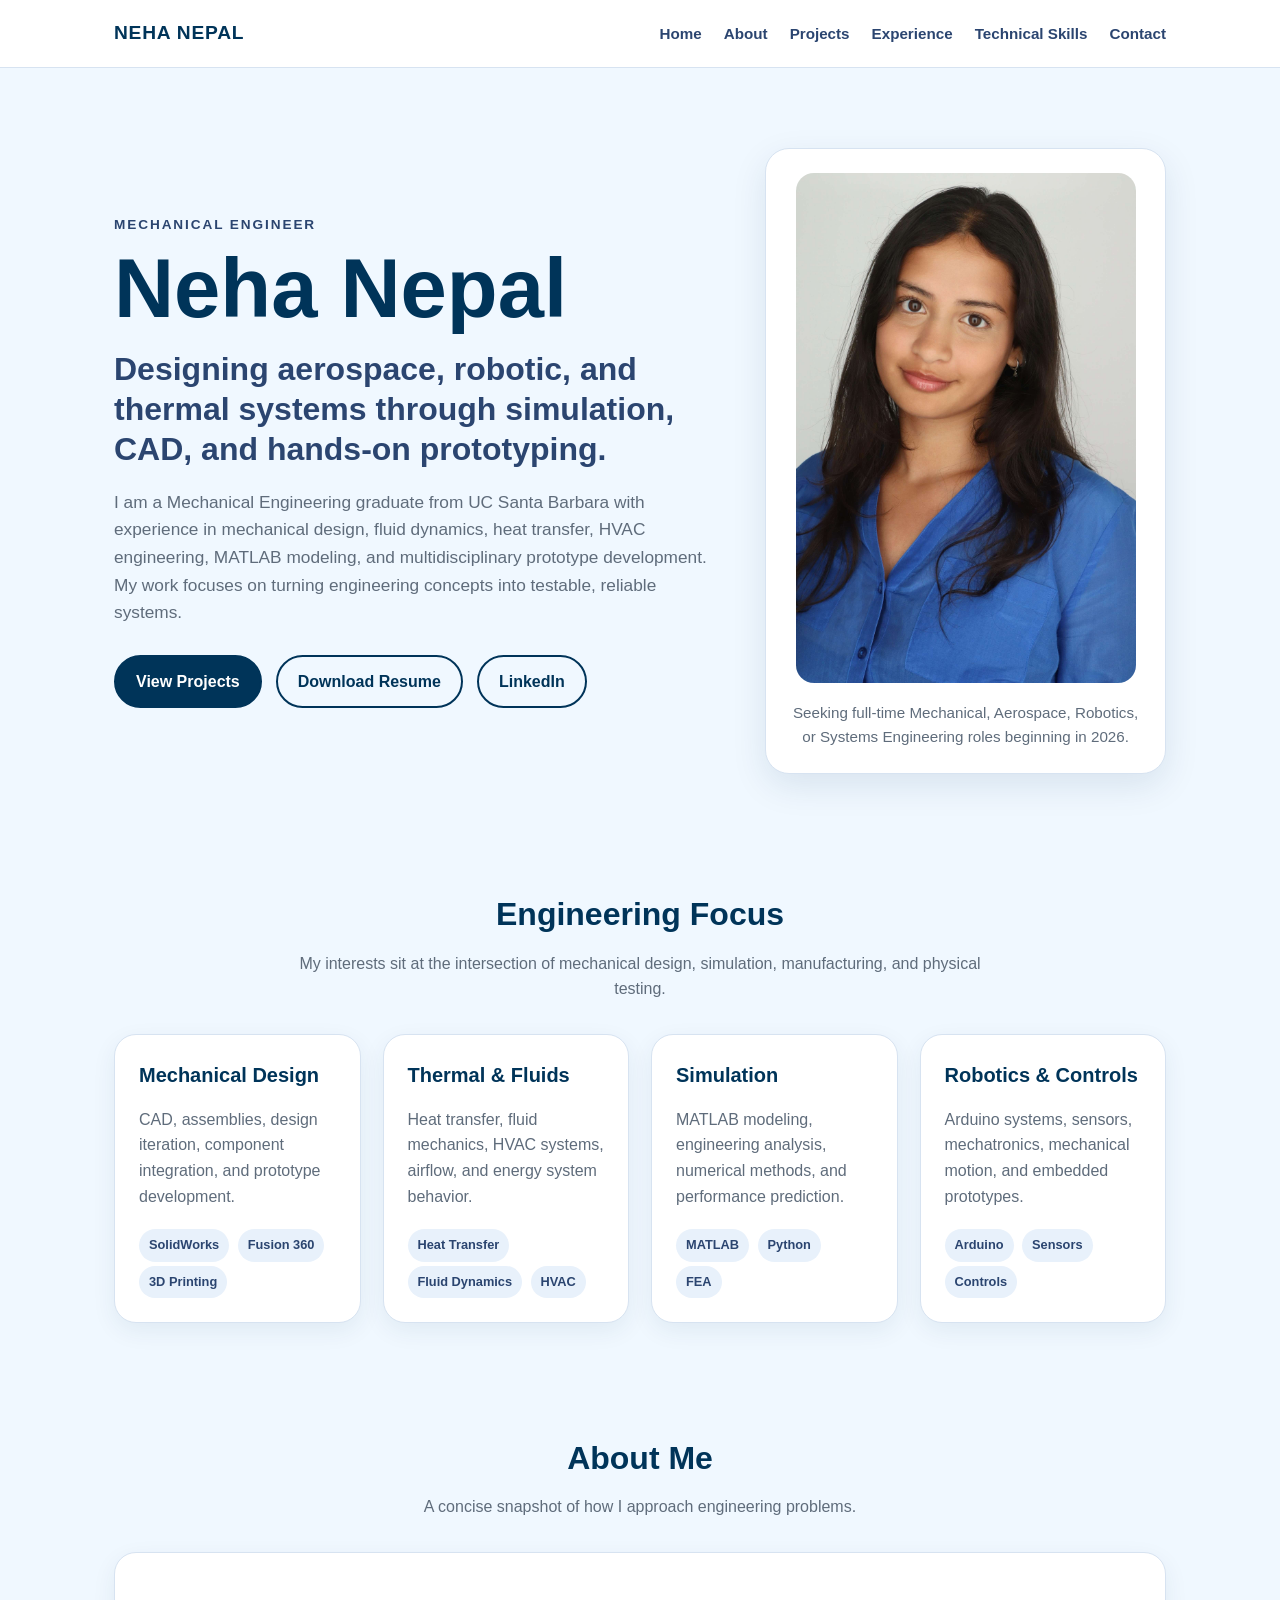
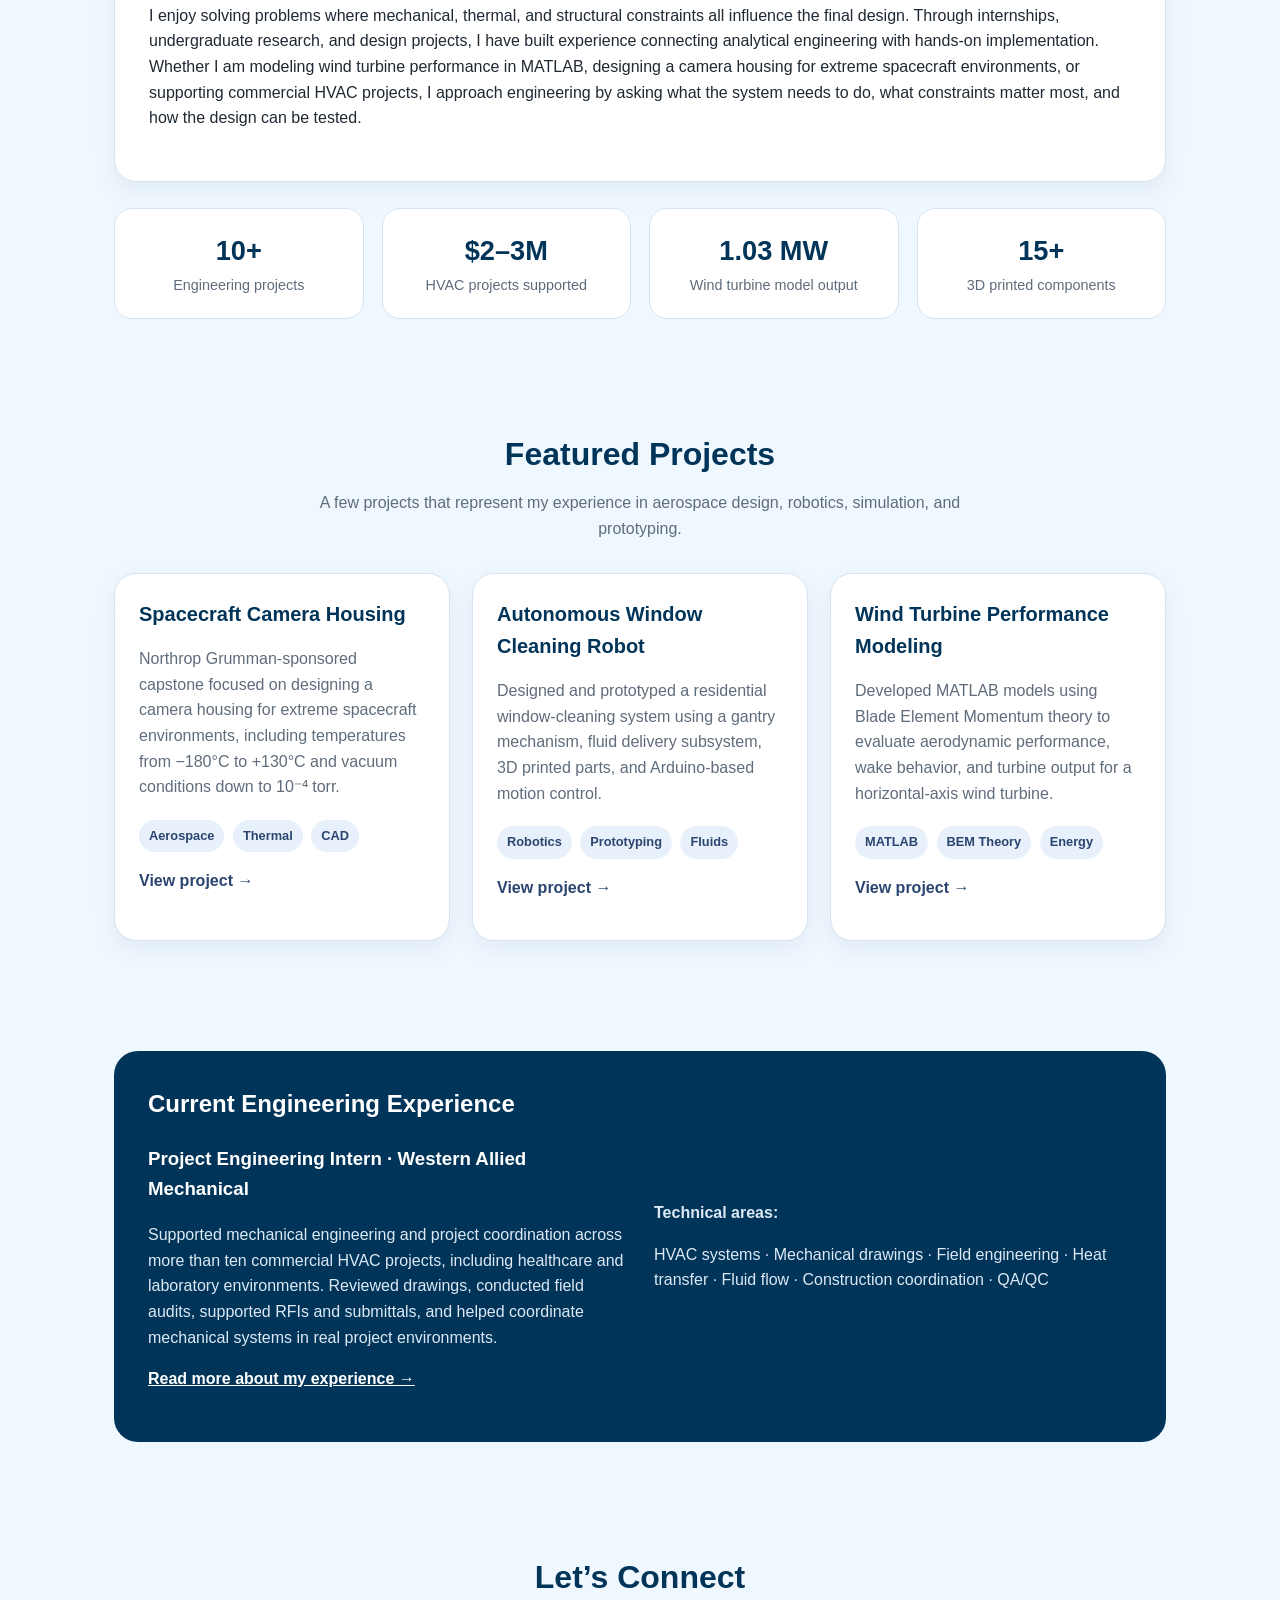
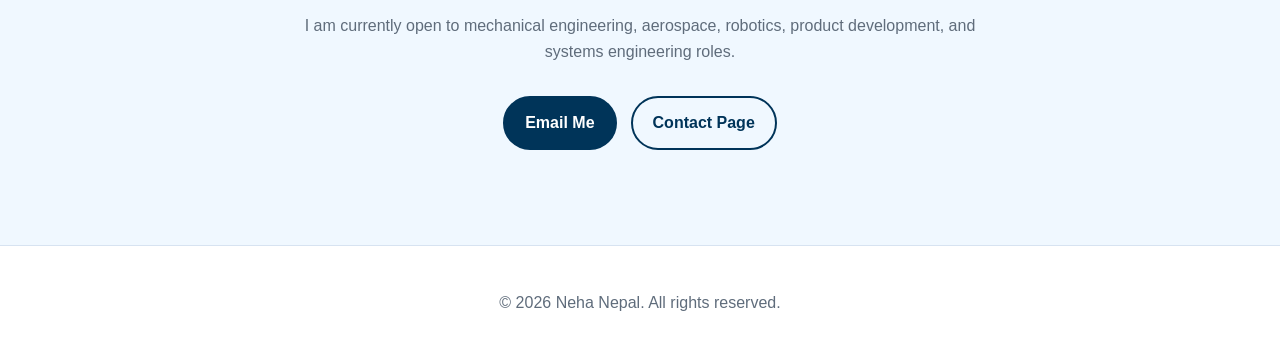
<file: index.html>
<!DOCTYPE html>
<html lang="en">
<head>
  <meta charset="UTF-8" />
  <meta name="viewport" content="width=device-width, initial-scale=1.0" />
  <title>Neha Nepal | Mechanical Engineer</title>
<link rel="stylesheet" href="styles.css">
  <style>
.hero {
  max-width: 1100px;
  margin: 0 auto;
  padding: 80px 24px 60px;
  display: grid;
  grid-template-columns: 1.2fr 0.8fr;
  gap: 50px;
  align-items: center;
}

.hero h1 {
  font-size: clamp(2.8rem, 7vw, 5.2rem);
  line-height: 1;
  margin: 0 0 18px;
  color: var(--navy);
}

.hero h2 {
  font-size: clamp(1.35rem, 3vw, 2rem);
  line-height: 1.25;
  margin: 0 0 20px;
  color: var(--blue);
}

.hero p {
  font-size: 1.08rem;
  color: var(--muted);
  max-width: 650px;
  margin-bottom: 28px;
}

.eyebrow {
  color: var(--blue);
  font-weight: 700;
  text-transform: uppercase;
  letter-spacing: 0.14em;
  font-size: 0.85rem;
  margin-bottom: 12px;
}

.button-row {
  display: flex;
  gap: 14px;
  flex-wrap: wrap;
}

.hero-card {
  background: white;
  border: 1px solid var(--border);
  border-radius: 24px;
  padding: 24px;
  box-shadow: 0 12px 35px rgba(0, 52, 89, 0.10);
  text-align: center;
}

.hero-card img {
  width: 100%;
  max-width: 340px;
  border-radius: 18px;
  display: block;
  margin: 0 auto 18px;
}

.hero-card p {
  margin: 0;
  font-size: 0.95rem;
  color: var(--muted);
}

section {
  max-width: 1100px;
  margin: 0 auto;
  padding: 55px 24px;
}

.section-heading {
  text-align: center;
  margin-bottom: 32px;
}

.section-heading h2 {
  color: var(--navy);
  font-size: 2rem;
  margin: 0 0 10px;
}

.section-heading p {
  color: var(--muted);
  max-width: 700px;
  margin: 0 auto;
}

.about-box {
  padding: 34px;
}

.grid {
  display: grid;
  gap: 22px;
}

.focus-grid {
  grid-template-columns: repeat(4, 1fr);
}

.project-grid {
  grid-template-columns: repeat(3, 1fr);
}

.card {
  padding: 24px;
}

.card h3 {
  color: var(--navy);
  margin-top: 0;
  margin-bottom: 10px;
  font-size: 1.25rem;
}

.card p {
  color: var(--muted);
}

.stats {
  display: grid;
  grid-template-columns: repeat(4, 1fr);
  gap: 18px;
  margin-top: 26px;
}

.stat {
  background: white;
  border: 1px solid var(--border);
  border-radius: 18px;
  padding: 20px;
  text-align: center;
}

.stat strong {
  display: block;
  font-size: 1.7rem;
  color: var(--navy);
}

.stat span {
  color: var(--muted);
  font-size: 0.9rem;
}

.experience-highlight {
  background: var(--navy);
  color: white;
  border-radius: 24px;
  padding: 34px;
  display: grid;
  grid-template-columns: 1fr 1fr;
  gap: 28px;
  align-items: center;
}

.experience-highlight h2,
.experience-highlight h3 {
  color: white;
  margin-top: 0;
}

.experience-highlight p {
  color: #dce9f5;
}

.experience-highlight a {
  color: white;
  text-decoration: underline;
}

@media (max-width: 850px) {
  .hero,
  .experience-highlight {
    grid-template-columns: 1fr;
    text-align: center;
  }

  .focus-grid,
  .project-grid,
  .stats {
    grid-template-columns: 1fr 1fr;
  }

  .button-row {
    justify-content: center;
  }
}

@media (max-width: 560px) {
  .focus-grid,
  .project-grid,
  .stats {
    grid-template-columns: 1fr;
  }

  .hero {
    padding-top: 50px;
  }
}
</style>
</head>

<body>
  <header>
    <div class="nav-container">
      <a class="logo" href="index.html">NEHA NEPAL</a>
      <nav>
        <ul>
          <li><a href="index.html">Home</a></li>
                    <li><a href="about.html">About</a></li>

          <li><a href="projects.html">Projects</a></li>
          <li><a href="experience.html">Experience</a></li>
          <li><a href="skills.html">Technical Skills</a></li>
          <li><a href="contact.html">Contact</a></li>
        </ul>
      </nav>
    </div>
  </header>

  <main>
    <section class="hero">
      <div>
        <div class="eyebrow">Mechanical Engineer</div>
        <h1>Neha Nepal</h1>
        <h2>Designing aerospace, robotic, and thermal systems through simulation, CAD, and hands-on prototyping.</h2>
        <p>
          I am a Mechanical Engineering graduate from UC Santa Barbara with experience in mechanical design,
          fluid dynamics, heat transfer, HVAC engineering, MATLAB modeling, and multidisciplinary prototype development.
          My work focuses on turning engineering concepts into testable, reliable systems.
        </p>

        <div class="button-row">
          <a class="button" href="projects.html">View Projects</a>
          <a class="button secondary" href="Neha Nepal Res- Google Docs.pdf" target="_blank">Download Resume</a>
          <a class="button secondary" href="https://www.linkedin.com/in/nehanepal/" target="_blank">LinkedIn</a>
        </div>
      </div>

      <div class="hero-card">
        <img src="nehanepal@ucsb.edu-c0a8d455.jpg" alt="Neha Nepal" />
        <p>
          Seeking full-time Mechanical, Aerospace, Robotics, or Systems Engineering roles beginning in 2026.
        </p>
      </div>
    </section>

    <section>
      <div class="section-heading">
        <h2>Engineering Focus</h2>
        <p>
          My interests sit at the intersection of mechanical design, simulation, manufacturing, and physical testing.
        </p>
      </div>

      <div class="grid focus-grid">
        <div class="card">
          <h3>Mechanical Design</h3>
          <p>CAD, assemblies, design iteration, component integration, and prototype development.</p>
          <span class="tag">SolidWorks</span>
          <span class="tag">Fusion 360</span>
          <span class="tag">3D Printing</span>
        </div>

        <div class="card">
          <h3>Thermal & Fluids</h3>
          <p>Heat transfer, fluid mechanics, HVAC systems, airflow, and energy system behavior.</p>
          <span class="tag">Heat Transfer</span>
          <span class="tag">Fluid Dynamics</span>
          <span class="tag">HVAC</span>
        </div>

        <div class="card">
          <h3>Simulation</h3>
          <p>MATLAB modeling, engineering analysis, numerical methods, and performance prediction.</p>
          <span class="tag">MATLAB</span>
          <span class="tag">Python</span>
          <span class="tag">FEA</span>
        </div>

        <div class="card">
          <h3>Robotics & Controls</h3>
          <p>Arduino systems, sensors, mechatronics, mechanical motion, and embedded prototypes.</p>
          <span class="tag">Arduino</span>
          <span class="tag">Sensors</span>
          <span class="tag">Controls</span>
        </div>
      </div>
    </section>

    <section>
      <div class="section-heading">
        <h2>About Me</h2>
        <p>
          A concise snapshot of how I approach engineering problems.
        </p>
      </div>

      <div class="about-box">
        <p>
          I enjoy solving problems where mechanical, thermal, and structural constraints all influence the final design.
          Through internships, undergraduate research, and design projects, I have built experience connecting analytical
          engineering with hands-on implementation. Whether I am modeling wind turbine performance in MATLAB, designing a
          camera housing for extreme spacecraft environments, or supporting commercial HVAC projects, I approach engineering
          by asking what the system needs to do, what constraints matter most, and how the design can be tested.
        </p>
      </div>

      <div class="stats">
        <div class="stat">
          <strong>10+</strong>
          <span>Engineering projects</span>
        </div>
        <div class="stat">
          <strong>$2–3M</strong>
          <span>HVAC projects supported</span>
        </div>
        <div class="stat">
          <strong>1.03 MW</strong>
          <span>Wind turbine model output</span>
        </div>
        <div class="stat">
          <strong>15+</strong>
          <span>3D printed components</span>
        </div>
      </div>
    </section>

    <section>
      <div class="section-heading">
        <h2>Featured Projects</h2>
        <p>
          A few projects that represent my experience in aerospace design, robotics, simulation, and prototyping.
        </p>
      </div>

      <div class="grid project-grid">
        <div class="card">
          <h3>Spacecraft Camera Housing</h3>
          <p>
            Northrop Grumman-sponsored capstone focused on designing a camera housing for extreme spacecraft
            environments, including temperatures from −180°C to +130°C and vacuum conditions down to 10⁻⁴ torr.
          </p>
          <span class="tag">Aerospace</span>
          <span class="tag">Thermal</span>
          <span class="tag">CAD</span>
          <p><a href="projects.html#capstone">View project →</a></p>
        </div>

        <div class="card">
          <h3>Autonomous Window Cleaning Robot</h3>
          <p>
            Designed and prototyped a residential window-cleaning system using a gantry mechanism, fluid delivery
            subsystem, 3D printed parts, and Arduino-based motion control.
          </p>
          <span class="tag">Robotics</span>
          <span class="tag">Prototyping</span>
          <span class="tag">Fluids</span>
          <p><a href="projects.html#automatic-window-washer">View project →</a></p>
        </div>

        <div class="card">
          <h3>Wind Turbine Performance Modeling</h3>
          <p>
            Developed MATLAB models using Blade Element Momentum theory to evaluate aerodynamic performance,
            wake behavior, and turbine output for a horizontal-axis wind turbine.
          </p>
          <span class="tag">MATLAB</span>
          <span class="tag">BEM Theory</span>
          <span class="tag">Energy</span>
          <p><a href="projects.html#airfoil-project">View project →</a></p>
        </div>
      </div>
    </section>

    <section>
      <div class="experience-highlight">
        <div>
          <h2>Current Engineering Experience</h2>
          <h3>Project Engineering Intern · Western Allied Mechanical</h3>
          <p>
            Supported mechanical engineering and project coordination across more than ten commercial HVAC projects,
            including healthcare and laboratory environments. Reviewed drawings, conducted field audits, supported RFIs
            and submittals, and helped coordinate mechanical systems in real project environments.
          </p>
          <p><a href="experience.html">Read more about my experience →</a></p>
        </div>

        <div>
          <p><strong>Technical areas:</strong></p>
          <p>
            HVAC systems · Mechanical drawings · Field engineering · Heat transfer · Fluid flow · Construction coordination · QA/QC
          </p>
        </div>
      </div>
    </section>

    <section>
      <div class="section-heading">
        <h2>Let’s Connect</h2>
        <p>
          I am currently open to mechanical engineering, aerospace, robotics, product development, and systems engineering roles.
        </p>
      </div>

      <div class="button-row" style="justify-content: center;">
        <a class="button" href="mailto:nepalneha1@gmail.com">Email Me</a>
        <a class="button secondary" href="contact.html">Contact Page</a>
      </div>
    </section>
  </main>

  <footer>
    <p>&copy; 2026 Neha Nepal. All rights reserved.</p>
  </footer>
</body>
</html>
</file>
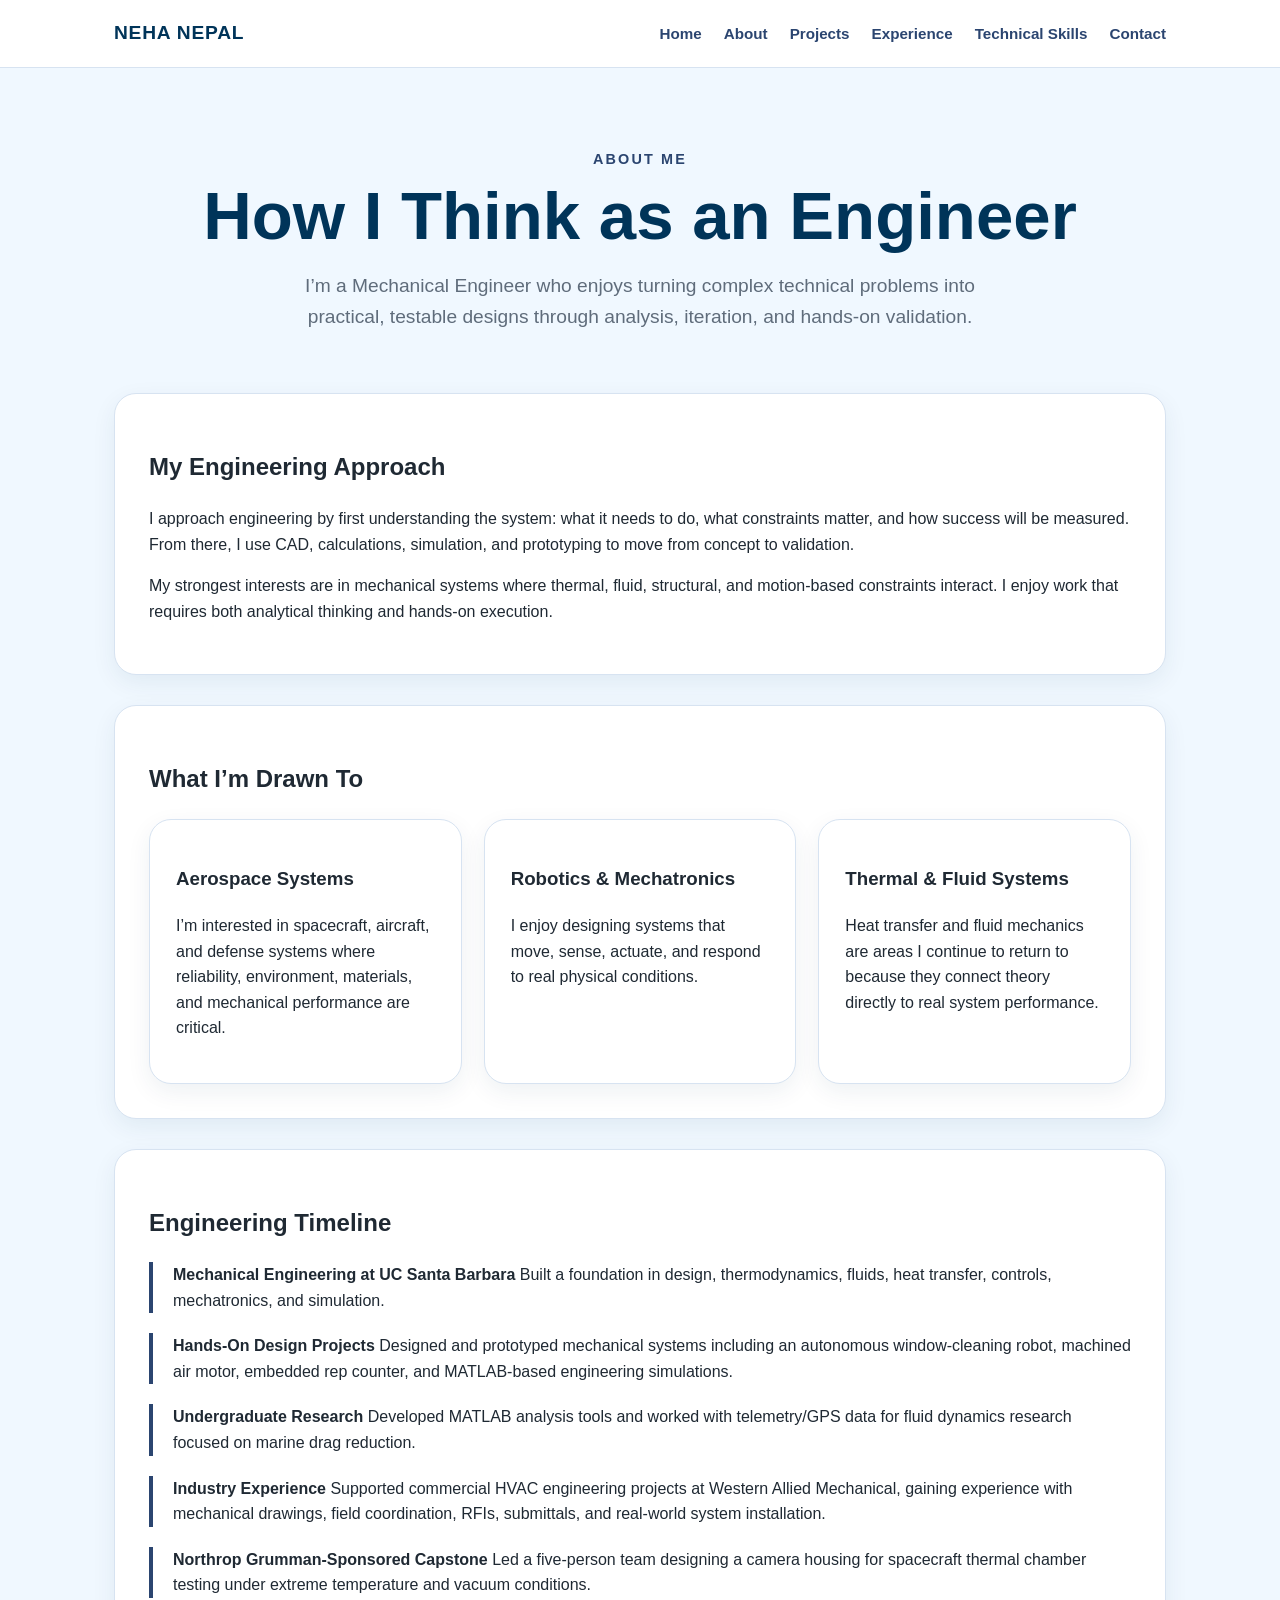
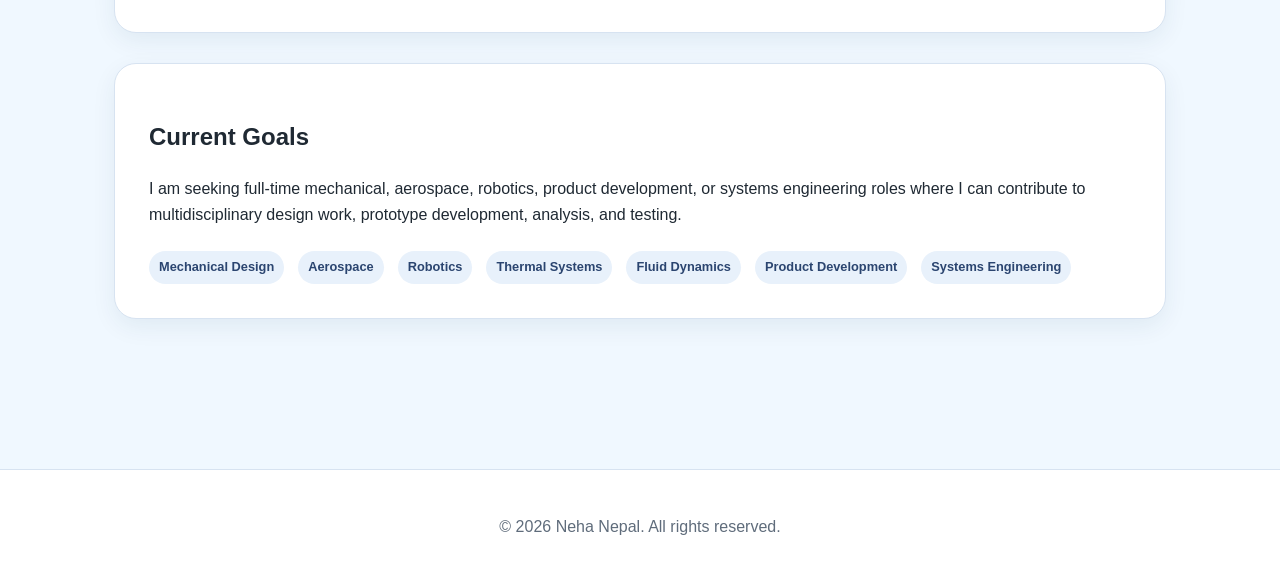
<file: about.html>
<!DOCTYPE html>
<html lang="en">
<head>
  <meta charset="UTF-8" />
  <meta name="viewport" content="width=device-width, initial-scale=1.0" />
  <title>About | Neha Nepal</title>
<link rel="stylesheet" href="styles.css">
 <style>

.hero{
    max-width:1100px;
    margin:0 auto;
    padding:80px 24px 60px;
    text-align:center;
}

.hero h1{
    font-size:4.2rem;
    color:#003459;
    margin:10px 0 20px;
    line-height:1.05;
}

.hero p{
    max-width:720px;
    margin:0 auto;
    font-size:1.2rem;
    color:var(--muted);
}

.eyebrow{
    font-size:.9rem;
    letter-spacing:.15em;
    font-weight:700;
    color:#2B4570;
    text-transform:uppercase;
}

main{
    max-width:1100px;
    margin:auto;
    padding:0 24px 80px;
}

.section{
    padding:34px;
    margin-bottom:30px;
}

.grid{
    display:grid;
    grid-template-columns:repeat(3,1fr);
    gap:22px;
}

.card{
    padding:26px;
}

.timeline{
    display:grid;
    gap:20px;
}

.timeline-item{
    border-left:4px solid #2B4570;
    padding-left:20px;
}

.badges{
    display:flex;
    flex-wrap:wrap;
    gap:10px;
    margin-top:20px;
}

@media(max-width:850px){

.grid{
grid-template-columns:1fr;
}

.hero h1{
font-size:3rem;
}

}

</style>
</head>

<body>
  <header>
    <div class="nav-container">
      <a class="logo" href="index.html">NEHA NEPAL</a>
      <nav>
        <ul>
          <li><a href="index.html">Home</a></li>
          <li><a href="about.html">About</a></li>
          <li><a href="projects.html">Projects</a></li>
          <li><a href="experience.html">Experience</a></li>
          <li><a href="skills.html">Technical Skills</a></li>
          <li><a href="contact.html">Contact</a></li>
        </ul>
      </nav>
    </div>
  </header>

  <section class="hero">
    <div class="eyebrow">About Me</div>
    <h1>How I Think as an Engineer</h1>
    <p>
      I’m a Mechanical Engineer who enjoys turning complex technical problems into practical,
      testable designs through analysis, iteration, and hands-on validation.
    </p>
  </section>

  <main>
    <section class="section">
      <h2>My Engineering Approach</h2>
      <p>
        I approach engineering by first understanding the system: what it needs to do, what constraints matter,
        and how success will be measured. From there, I use CAD, calculations, simulation, and prototyping to
        move from concept to validation.
      </p>
      <p>
        My strongest interests are in mechanical systems where thermal, fluid, structural, and motion-based
        constraints interact. I enjoy work that requires both analytical thinking and hands-on execution.
      </p>
    </section>

    <section class="section">
      <h2>What I’m Drawn To</h2>

      <div class="grid">
        <div class="card">
          <h3>Aerospace Systems</h3>
          <p>
            I’m interested in spacecraft, aircraft, and defense systems where reliability, environment,
            materials, and mechanical performance are critical.
          </p>
        </div>

        <div class="card">
          <h3>Robotics & Mechatronics</h3>
          <p>
            I enjoy designing systems that move, sense, actuate, and respond to real physical conditions.
          </p>
        </div>

        <div class="card">
          <h3>Thermal & Fluid Systems</h3>
          <p>
            Heat transfer and fluid mechanics are areas I continue to return to because they connect theory
            directly to real system performance.
          </p>
        </div>
      </div>
    </section>

    <section class="section">
      <h2>Engineering Timeline</h2>

      <div class="timeline">
        <div class="timeline-item">
          <strong>Mechanical Engineering at UC Santa Barbara</strong>
          Built a foundation in design, thermodynamics, fluids, heat transfer, controls, mechatronics, and simulation.
        </div>

        <div class="timeline-item">
          <strong>Hands-On Design Projects</strong>
          Designed and prototyped mechanical systems including an autonomous window-cleaning robot, machined air motor,
          embedded rep counter, and MATLAB-based engineering simulations.
        </div>

        <div class="timeline-item">
          <strong>Undergraduate Research</strong>
          Developed MATLAB analysis tools and worked with telemetry/GPS data for fluid dynamics research focused on
          marine drag reduction.
        </div>

        <div class="timeline-item">
          <strong>Industry Experience</strong>
          Supported commercial HVAC engineering projects at Western Allied Mechanical, gaining experience with mechanical
          drawings, field coordination, RFIs, submittals, and real-world system installation.
        </div>

        <div class="timeline-item">
          <strong>Northrop Grumman-Sponsored Capstone</strong>
          Led a five-person team designing a camera housing for spacecraft thermal chamber testing under extreme temperature
          and vacuum conditions.
        </div>
      </div>
    </section>

    <section class="section">
      <h2>Current Goals</h2>
      <p>
        I am seeking full-time mechanical, aerospace, robotics, product development, or systems engineering roles where I can
        contribute to multidisciplinary design work, prototype development, analysis, and testing.
      </p>

      <div class="badges">
        <span class="badge">Mechanical Design</span>
        <span class="badge">Aerospace</span>
        <span class="badge">Robotics</span>
        <span class="badge">Thermal Systems</span>
        <span class="badge">Fluid Dynamics</span>
        <span class="badge">Product Development</span>
        <span class="badge">Systems Engineering</span>
      </div>
    </section>
  </main>

  <footer>
    <p>&copy; 2026 Neha Nepal. All rights reserved.</p>
  </footer>
</body>
</html>
</file>
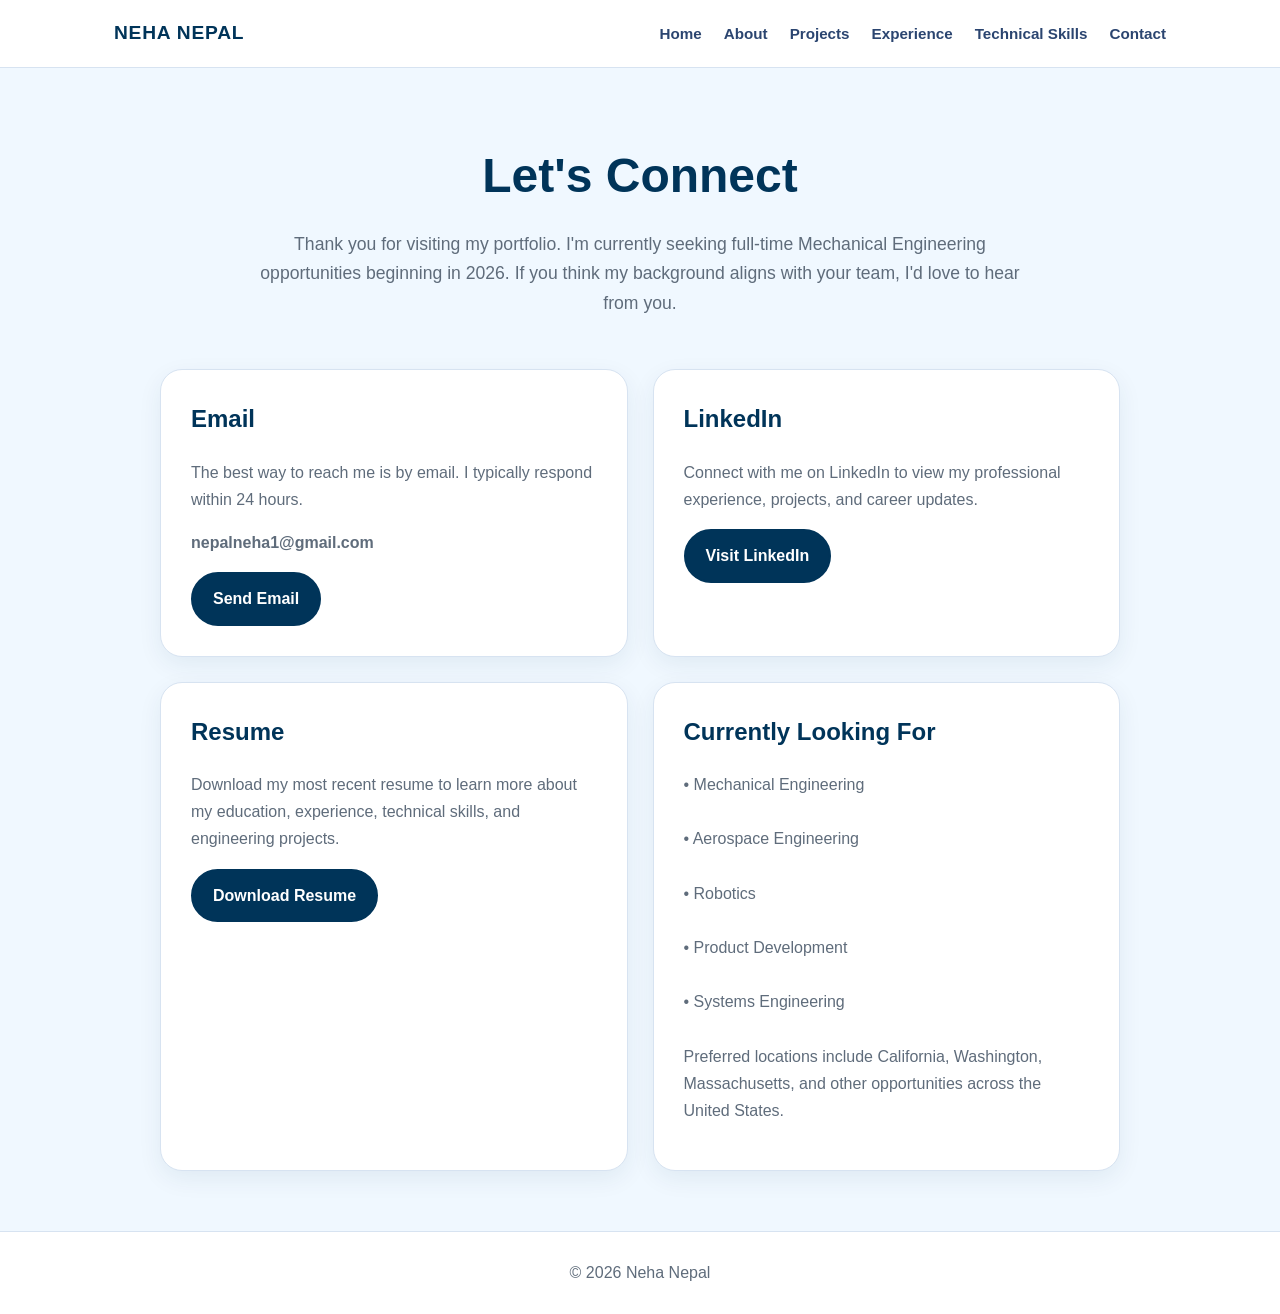
<file: contact.html>
<!DOCTYPE html>
<html lang="en">
<head>

<meta charset="UTF-8">
<meta name="viewport" content="width=device-width, initial-scale=1.0">

<title>Contact | Neha Nepal</title>
<link rel="stylesheet" href="styles.css">
<style>
.hero {
  max-width: 900px;
  margin: 0 auto;
  padding: 70px 20px 30px;
  text-align: center;
}

.hero h1 {
  font-size: 3rem;
  margin: 0 0 15px;
  color: var(--navy);
}

.hero p {
  font-size: 1.1rem;
  color: var(--muted);
  max-width: 760px;
  margin: 0 auto;
  line-height: 1.7;
}

.container {
  max-width: 1000px;
  margin: 0 auto;
  padding: 20px;
  display: grid;
  grid-template-columns: repeat(auto-fit, minmax(320px, 1fr));
  gap: 25px;
}

.card {
  padding: 30px;
}

.card h2 {
  margin-top: 0;
  color: var(--navy);
}

.card p {
  color: var(--muted);
  line-height: 1.7;
}

@media (max-width: 560px) {
  .hero h1 {
    font-size: 2.4rem;
  }
}
</style>
</head>

<body>

<header>

<div class="nav-container">

<a class="logo" href="index.html">NEHA NEPAL</a>

<nav>

<ul>

<li><a href="index.html">Home</a></li>

<li><a href="about.html">About</a></li>

<li><a href="projects.html">Projects</a></li>

<li><a href="experience.html">Experience</a></li>

<li><a href="skills.html">Technical Skills</a></li>

<li><a href="contact.html">Contact</a></li>

</ul>

</nav>

</div>

</header>

<section class="hero">

<h1>Let's Connect</h1>

<p>

Thank you for visiting my portfolio.

I'm currently seeking full-time Mechanical Engineering opportunities beginning in 2026.

If you think my background aligns with your team, I'd love to hear from you.

</p>

</section>

<section class="container">

<div class="card">

<h2>Email</h2>

<p>

The best way to reach me is by email.

I typically respond within 24 hours.

</p>

<p>

<strong>nepalneha1@gmail.com</strong>

</p>

<a class="button" href="mailto:nepalneha1@gmail.com">

Send Email

</a>

</div>

<div class="card">

<h2>LinkedIn</h2>

<p>

Connect with me on LinkedIn to view my professional experience, projects, and career updates.

</p>

<a class="button"

href="https://www.linkedin.com/in/nehanepal/"

target="_blank">

Visit LinkedIn

</a>

</div>

<div class="card">

<h2>Resume</h2>

<p>

Download my most recent resume to learn more about my education, experience, technical skills, and engineering projects.

</p>

<a class="button"

href="Neha Nepal Res- Google Docs.pdf"

target="_blank">

Download Resume

</a>

</div>

<div class="card">

<h2>Currently Looking For</h2>

<p>

• Mechanical Engineering

<br><br>

• Aerospace Engineering

<br><br>

• Robotics

<br><br>

• Product Development

<br><br>

• Systems Engineering

<br><br>

Preferred locations include California, Washington, Massachusetts, and other opportunities across the United States.

</p>

</div>

</section>

<footer>

© 2026 Neha Nepal

</footer>

</body>

</html>
</file>
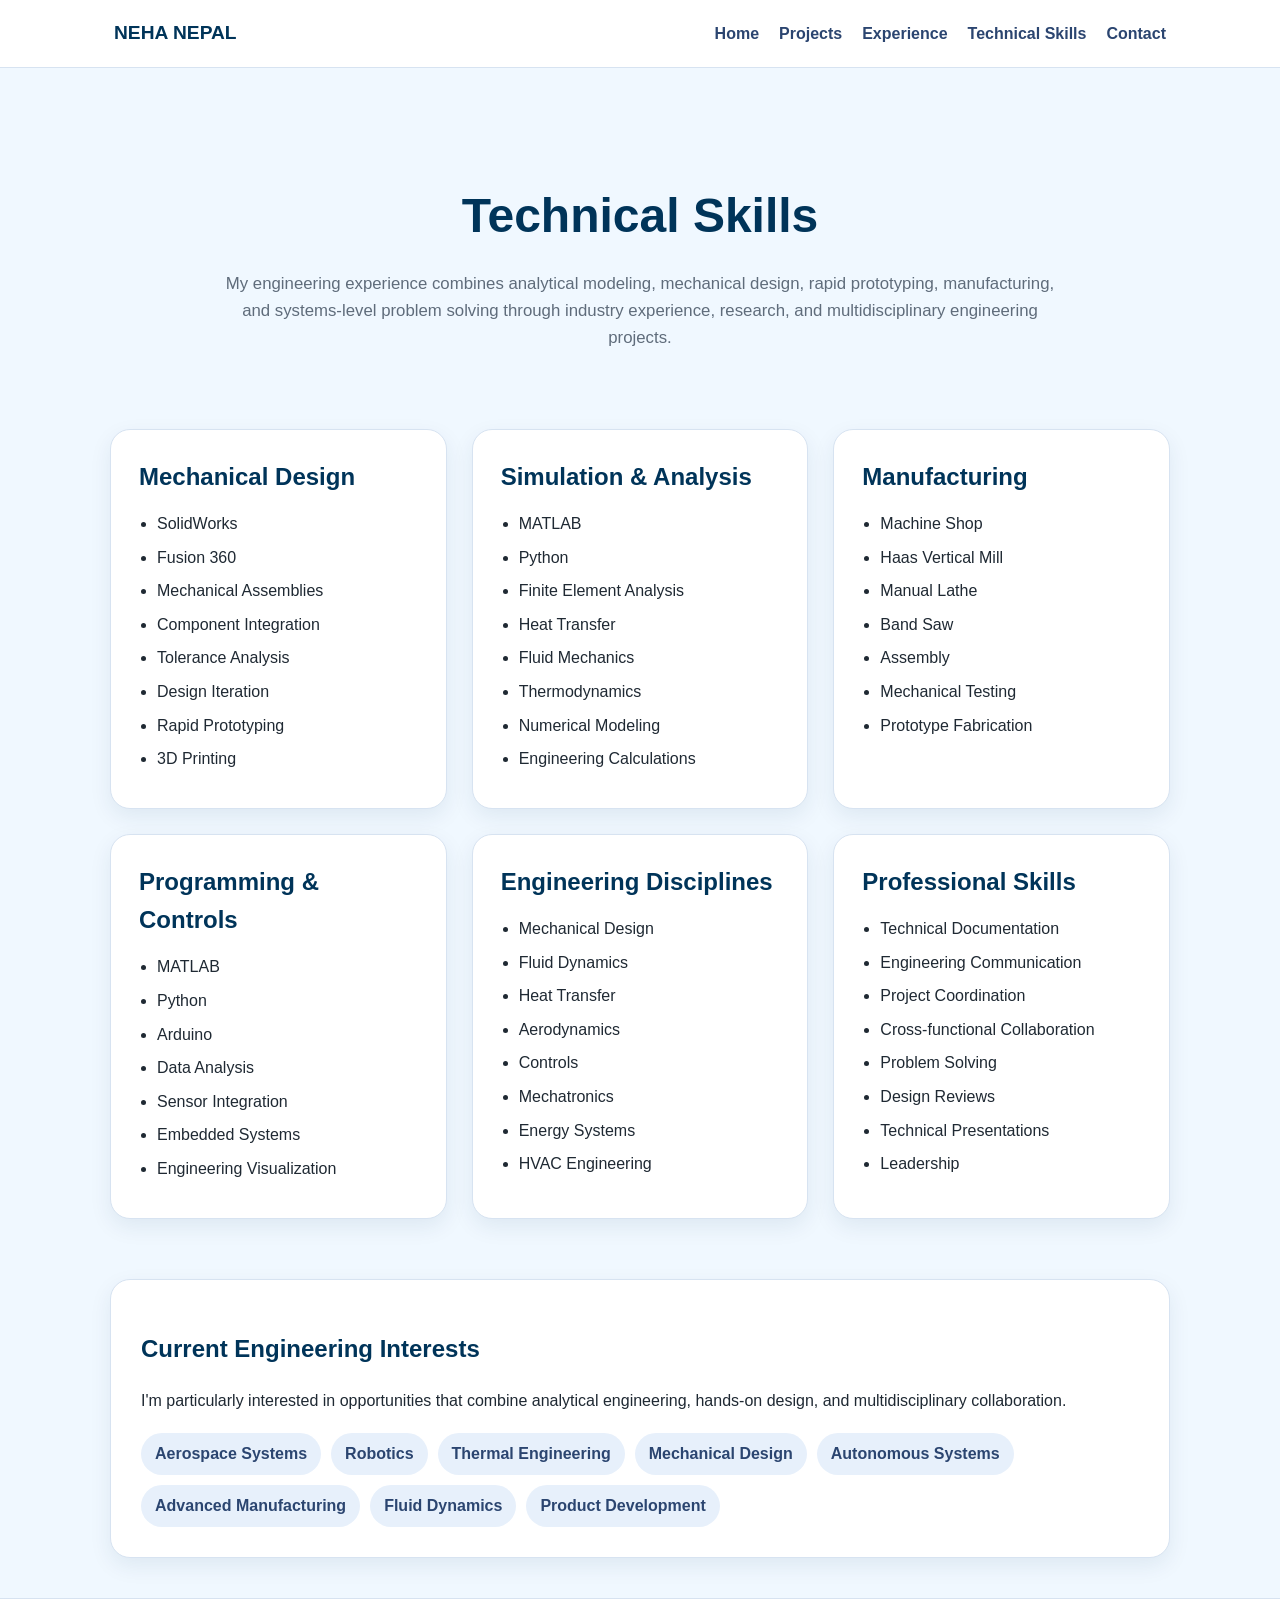
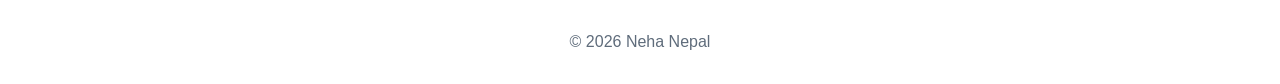
<file: coursework.html>
<!DOCTYPE html>
<html lang="en">

<head>

<meta charset="UTF-8">
<meta name="viewport" content="width=device-width, initial-scale=1.0">

<title>Technical Skills | Neha Nepal</title>

<style>

:root{
--navy:#003459;
--blue:#2B4570;
--soft:#f0f8ff;
--border:#d7e3f1;
--text:#1f2933;
--muted:#5f6c7b;
}

*{
box-sizing:border-box;
}

body{
margin:0;
font-family:Arial,Helvetica,sans-serif;
background:var(--soft);
color:var(--text);
line-height:1.6;
}

header{
background:white;
border-bottom:1px solid var(--border);
position:sticky;
top:0;
}

.nav-container{
max-width:1100px;
margin:auto;
padding:18px 24px;
display:flex;
justify-content:space-between;
align-items:center;
}

.logo{
font-weight:bold;
font-size:1.2rem;
color:var(--navy);
}

nav ul{
display:flex;
list-style:none;
gap:20px;
padding:0;
margin:0;
}

nav a{
text-decoration:none;
color:var(--blue);
font-weight:600;
}

.hero{
max-width:900px;
margin:auto;
text-align:center;
padding:70px 20px 40px;
}

.hero h1{
font-size:3rem;
color:var(--navy);
margin-bottom:10px;
}

.hero p{
font-size:1.05rem;
color:var(--muted);
}

.skills-grid{
max-width:1100px;
margin:auto;
display:grid;
grid-template-columns:repeat(auto-fit,minmax(300px,1fr));
gap:25px;
padding:20px;
}

.card{
background:white;
padding:28px;
border-radius:20px;
border:1px solid var(--border);
box-shadow:0 8px 22px rgba(0,52,89,.08);
}

.card h2{
color:var(--navy);
margin-top:0;
margin-bottom:15px;
}

.card ul{
padding-left:18px;
margin:0;
}

.card li{
margin-bottom:8px;
}

.interests{
max-width:1100px;
margin:40px auto;
padding:0 20px;
}

.interests-card{
background:white;
padding:30px;
border-radius:20px;
border:1px solid var(--border);
box-shadow:0 8px 22px rgba(0,52,89,.08);
}

.badges{
margin-top:20px;
display:flex;
flex-wrap:wrap;
gap:10px;
}

.badge{
background:#e7f0fb;
padding:8px 14px;
border-radius:999px;
font-weight:600;
color:var(--blue);
}

footer{
text-align:center;
padding:30px;
margin-top:40px;
background:white;
border-top:1px solid var(--border);
color:var(--muted);
}

</style>

</head>

<body>

<header>

<div class="nav-container">

<div class="logo">NEHA NEPAL</div>

<nav>

<ul>

<li><a href="index.html">Home</a></li>

<li><a href="projects.html">Projects</a></li>

<li><a href="experience.html">Experience</a></li>

<li><a href="skills.html">Technical Skills</a></li>

<li><a href="contact.html">Contact</a></li>

</ul>

</nav>

</div>

</header>

<section class="hero">

<h1>Technical Skills</h1>

<p>

My engineering experience combines analytical modeling, mechanical design,

rapid prototyping, manufacturing, and systems-level problem solving through

industry experience, research, and multidisciplinary engineering projects.

</p>

</section>

<section class="skills-grid">

<div class="card">

<h2>Mechanical Design</h2>

<ul>

<li>SolidWorks</li>

<li>Fusion 360</li>

<li>Mechanical Assemblies</li>

<li>Component Integration</li>

<li>Tolerance Analysis</li>

<li>Design Iteration</li>

<li>Rapid Prototyping</li>

<li>3D Printing</li>

</ul>

</div>

<div class="card">

<h2>Simulation & Analysis</h2>

<ul>

<li>MATLAB</li>

<li>Python</li>

<li>Finite Element Analysis</li>

<li>Heat Transfer</li>

<li>Fluid Mechanics</li>

<li>Thermodynamics</li>

<li>Numerical Modeling</li>

<li>Engineering Calculations</li>

</ul>

</div>

<div class="card">

<h2>Manufacturing</h2>

<ul>

<li>Machine Shop</li>

<li>Haas Vertical Mill</li>

<li>Manual Lathe</li>

<li>Band Saw</li>

<li>Assembly</li>

<li>Mechanical Testing</li>

<li>Prototype Fabrication</li>

</ul>

</div>

<div class="card">

<h2>Programming & Controls</h2>

<ul>

<li>MATLAB</li>

<li>Python</li>

<li>Arduino</li>

<li>Data Analysis</li>

<li>Sensor Integration</li>

<li>Embedded Systems</li>

<li>Engineering Visualization</li>

</ul>

</div>

<div class="card">

<h2>Engineering Disciplines</h2>

<ul>

<li>Mechanical Design</li>

<li>Fluid Dynamics</li>

<li>Heat Transfer</li>

<li>Aerodynamics</li>

<li>Controls</li>

<li>Mechatronics</li>

<li>Energy Systems</li>

<li>HVAC Engineering</li>

</ul>

</div>

<div class="card">

<h2>Professional Skills</h2>

<ul>

<li>Technical Documentation</li>

<li>Engineering Communication</li>

<li>Project Coordination</li>

<li>Cross-functional Collaboration</li>

<li>Problem Solving</li>

<li>Design Reviews</li>

<li>Technical Presentations</li>

<li>Leadership</li>

</ul>

</div>

</section>

<section class="interests">

<div class="interests-card">

<h2 style="color:#003459;">Current Engineering Interests</h2>

<p>

I'm particularly interested in opportunities that combine analytical engineering,

hands-on design, and multidisciplinary collaboration.

</p>

<div class="badges">

<div class="badge">Aerospace Systems</div>

<div class="badge">Robotics</div>

<div class="badge">Thermal Engineering</div>

<div class="badge">Mechanical Design</div>

<div class="badge">Autonomous Systems</div>

<div class="badge">Advanced Manufacturing</div>

<div class="badge">Fluid Dynamics</div>

<div class="badge">Product Development</div>

</div>

</div>

</section>

<footer>

© 2026 Neha Nepal

</footer>

</body>

</html>
</file>
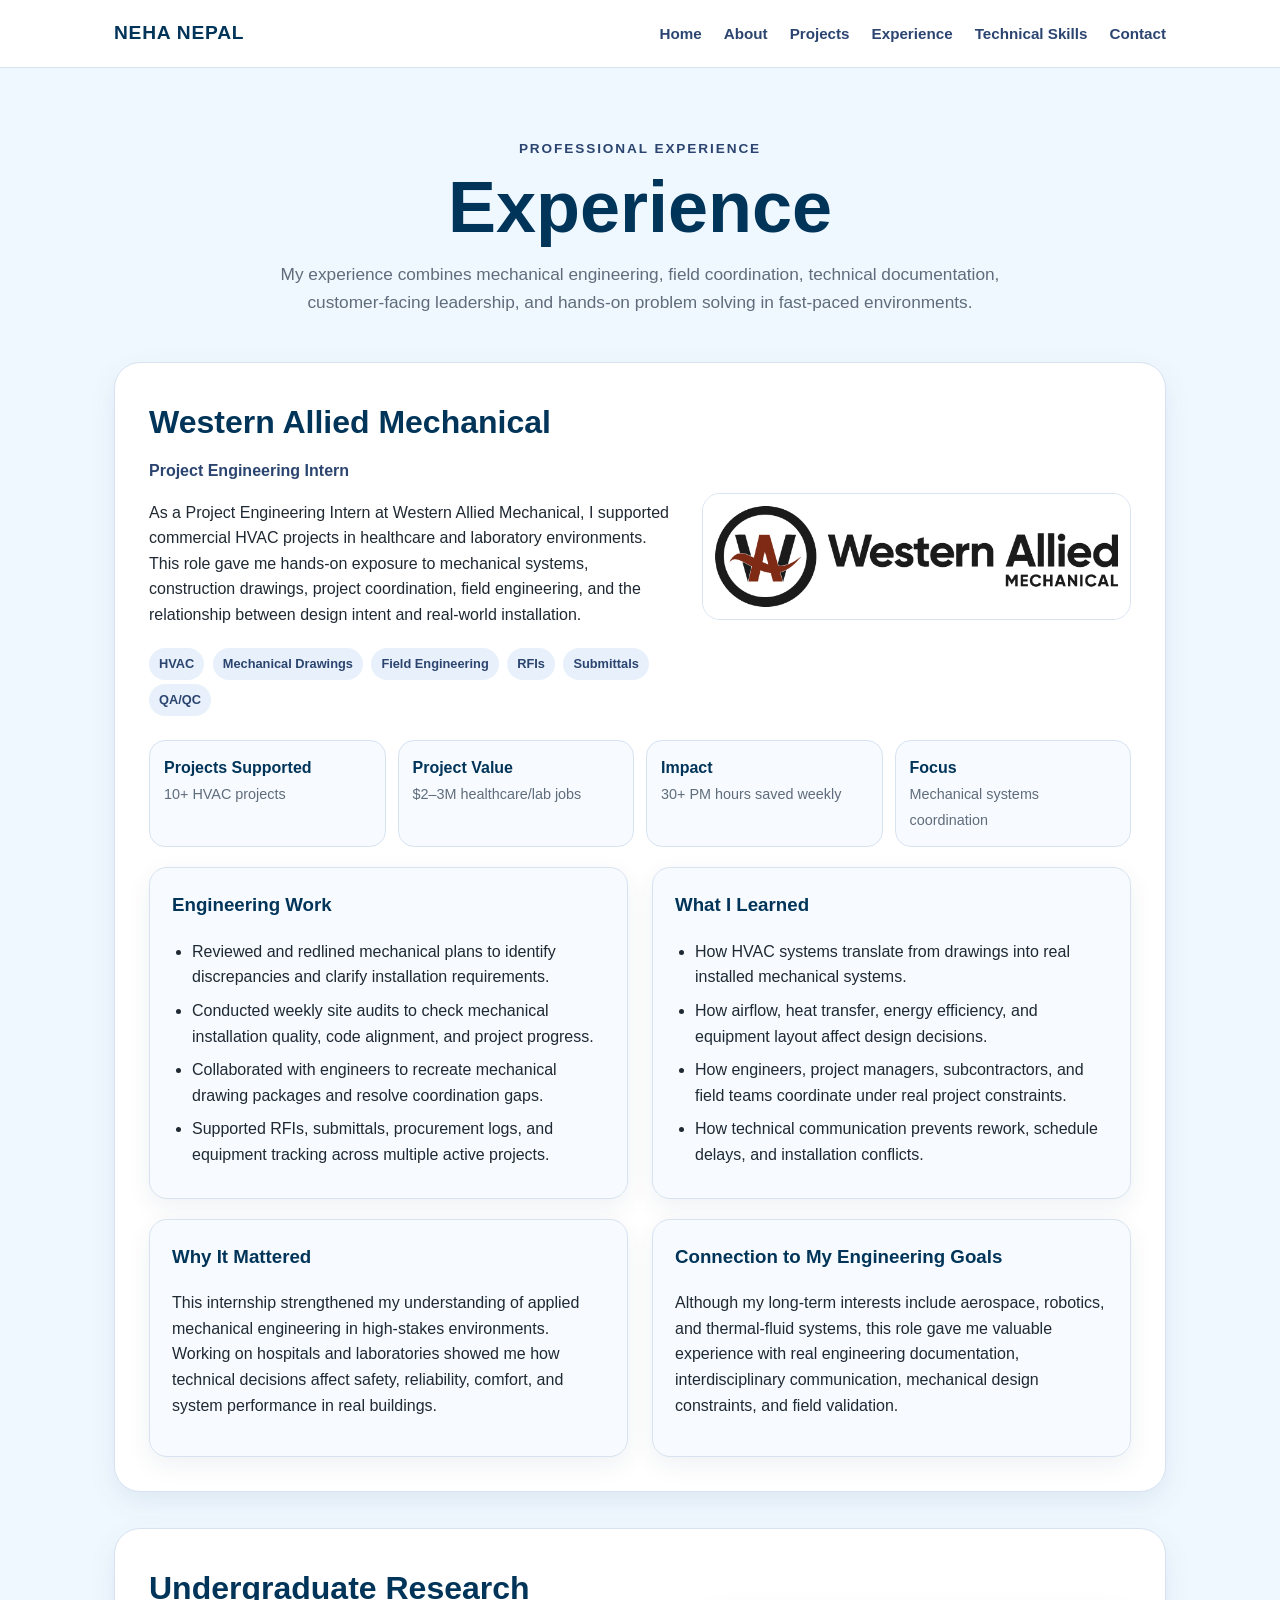
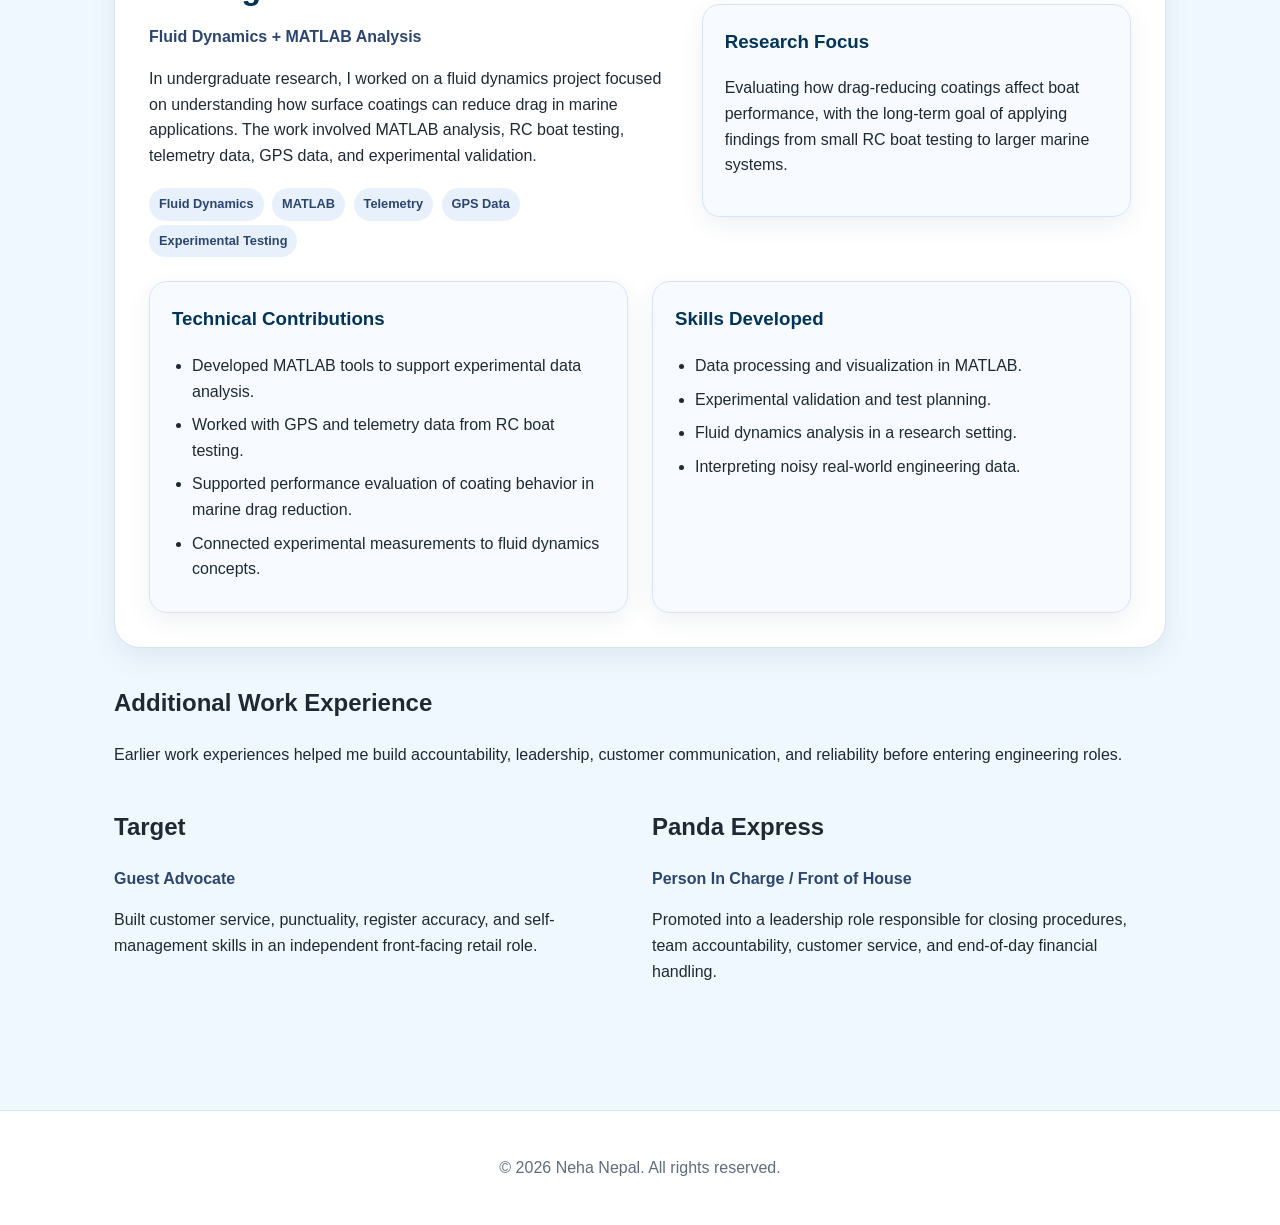
<file: experience.html>
<!DOCTYPE html>
<html lang="en">
<head>
  <meta charset="UTF-8" />
  <meta name="viewport" content="width=device-width, initial-scale=1.0" />
  <title>Experience | Neha Nepal</title>

 
<link rel="stylesheet" href="styles.css">
  <style>

.page-hero{
    max-width:1100px;
    margin:auto;
    padding:70px 24px 35px;
    text-align:center;
}

.page-hero h1{
    font-size:clamp(2.6rem,6vw,4.5rem);
    color:var(--navy);
    margin:0 0 18px;
    line-height:1;
}

.page-hero p{
    max-width:760px;
    margin:auto;
    color:var(--muted);
    font-size:1.08rem;
}

.eyebrow{
    color:var(--blue);
    font-weight:700;
    text-transform:uppercase;
    letter-spacing:.14em;
    font-size:.85rem;
    margin-bottom:12px;
}

main{
    max-width:1100px;
    margin:auto;
    padding:10px 24px 70px;
}

.experience-card{
    background:white;
    border:1px solid var(--border);
    border-radius:26px;
    padding:34px;
    margin-bottom:36px;
    box-shadow:0 10px 28px rgba(0,52,89,.08);
}

.experience-header{
    display:grid;
    grid-template-columns:1.1fr .9fr;
    gap:28px;
    align-items:center;
    margin-bottom:24px;
}

.experience-card h2{
    color:var(--navy);
    font-size:2rem;
    margin:0 0 10px;
}

.subtitle{
    color:var(--blue);
    font-weight:700;
    margin-bottom:14px;
}

.experience-card img{
    width:100%;
    border-radius:18px;
    border:1px solid var(--border);
    display:block;
}

.quick-facts{
    display:grid;
    grid-template-columns:repeat(4,1fr);
    gap:12px;
    margin:20px 0;
}

.fact{
    background:#f7fbff;
    border:1px solid var(--border);
    border-radius:16px;
    padding:14px;
}

.fact strong{
    display:block;
    color:var(--navy);
}

.fact span{
    color:var(--muted);
    font-size:.9rem;
}

.content-grid{
    display:grid;
    grid-template-columns:1fr 1fr;
    gap:24px;
    margin-top:20px;
}

.block{
    background:#f7fbff;
    border:1px solid var(--border);
    border-radius:18px;
    padding:22px;
}

.block h3{
    color:var(--navy);
    margin-top:0;
}

.block ul{
    padding-left:20px;
    margin:0;
}

.block li{
    margin-bottom:8px;
}

.tags{
    margin-top:15px;
}

.tag{
    display:inline-block;
    background:#e8f1fb;
    color:var(--blue);
    padding:6px 10px;
    border-radius:999px;
    margin:4px 4px 0 0;
    font-size:.8rem;
    font-weight:700;
}

@media(max-width:850px){

.experience-header,
.content-grid{
grid-template-columns:1fr;
}

.quick-facts{
grid-template-columns:1fr 1fr;
}

}

@media(max-width:560px){

.quick-facts{
grid-template-columns:1fr;
}

}

</style>
</head>

<body>
  <header>
    <div class="nav-container">
      <a class="logo" href="index.html">NEHA NEPAL</a>
      <nav>
        <ul>
          <li><a href="index.html">Home</a></li>
                    <li><a href="about.html">About</a></li>

          <li><a href="projects.html">Projects</a></li>
          <li><a href="experience.html">Experience</a></li>
          <li><a href="skills.html">Technical Skills</a></li>
          <li><a href="contact.html">Contact</a></li>
        </ul>
      </nav>
    </div>
  </header>

  <section class="page-hero">
    <div class="eyebrow">Professional Experience</div>
    <h1>Experience</h1>
    <p>
      My experience combines mechanical engineering, field coordination, technical documentation,
      customer-facing leadership, and hands-on problem solving in fast-paced environments.
    </p>
  </section>

  <main>
    <section class="experience-card">
      <div class="experience-header">
        <div>
          <h2>Western Allied Mechanical</h2>
          <div class="subtitle">Project Engineering Intern</div>
          <p>
            As a Project Engineering Intern at Western Allied Mechanical, I supported commercial HVAC projects
            in healthcare and laboratory environments. This role gave me hands-on exposure to mechanical systems,
            construction drawings, project coordination, field engineering, and the relationship between design
            intent and real-world installation.
          </p>

          <div class="tags">
            <span class="tag">HVAC</span>
            <span class="tag">Mechanical Drawings</span>
            <span class="tag">Field Engineering</span>
            <span class="tag">RFIs</span>
            <span class="tag">Submittals</span>
            <span class="tag">QA/QC</span>
          </div>
        </div>

        <img src="wam.webp" alt="Western Allied Mechanical internship" />
      </div>

      <div class="quick-facts">
        <div class="fact">
          <strong>Projects Supported</strong>
          <span>10+ HVAC projects</span>
        </div>
        <div class="fact">
          <strong>Project Value</strong>
          <span>$2–3M healthcare/lab jobs</span>
        </div>
        <div class="fact">
          <strong>Impact</strong>
          <span>30+ PM hours saved weekly</span>
        </div>
        <div class="fact">
          <strong>Focus</strong>
          <span>Mechanical systems coordination</span>
        </div>
      </div>

      <div class="content-grid">
        <div class="block">
          <h3>Engineering Work</h3>
          <ul>
            <li>Reviewed and redlined mechanical plans to identify discrepancies and clarify installation requirements.</li>
            <li>Conducted weekly site audits to check mechanical installation quality, code alignment, and project progress.</li>
            <li>Collaborated with engineers to recreate mechanical drawing packages and resolve coordination gaps.</li>
            <li>Supported RFIs, submittals, procurement logs, and equipment tracking across multiple active projects.</li>
          </ul>
        </div>

        <div class="block">
          <h3>What I Learned</h3>
          <ul>
            <li>How HVAC systems translate from drawings into real installed mechanical systems.</li>
            <li>How airflow, heat transfer, energy efficiency, and equipment layout affect design decisions.</li>
            <li>How engineers, project managers, subcontractors, and field teams coordinate under real project constraints.</li>
            <li>How technical communication prevents rework, schedule delays, and installation conflicts.</li>
          </ul>
        </div>
      </div>

      <div class="content-grid">
        <div class="block">
          <h3>Why It Mattered</h3>
          <p>
            This internship strengthened my understanding of applied mechanical engineering in high-stakes
            environments. Working on hospitals and laboratories showed me how technical decisions affect safety,
            reliability, comfort, and system performance in real buildings.
          </p>
        </div>

        <div class="block">
          <h3>Connection to My Engineering Goals</h3>
          <p>
            Although my long-term interests include aerospace, robotics, and thermal-fluid systems, this role
            gave me valuable experience with real engineering documentation, interdisciplinary communication,
            mechanical design constraints, and field validation.
          </p>
        </div>
      </div>
    </section>

    <section class="experience-card">
      <div class="experience-header">
        <div>
          <h2>Undergraduate Research</h2>
          <div class="subtitle">Fluid Dynamics + MATLAB Analysis</div>
          <p>
            In undergraduate research, I worked on a fluid dynamics project focused on understanding how surface
            coatings can reduce drag in marine applications. The work involved MATLAB analysis, RC boat testing,
            telemetry data, GPS data, and experimental validation.
          </p>

          <div class="tags">
            <span class="tag">Fluid Dynamics</span>
            <span class="tag">MATLAB</span>
            <span class="tag">Telemetry</span>
            <span class="tag">GPS Data</span>
            <span class="tag">Experimental Testing</span>
          </div>
        </div>

        <div class="block">
          <h3>Research Focus</h3>
          <p>
            Evaluating how drag-reducing coatings affect boat performance, with the long-term goal of applying
            findings from small RC boat testing to larger marine systems.
          </p>
        </div>
      </div>

      <div class="content-grid">
        <div class="block">
          <h3>Technical Contributions</h3>
          <ul>
            <li>Developed MATLAB tools to support experimental data analysis.</li>
            <li>Worked with GPS and telemetry data from RC boat testing.</li>
            <li>Supported performance evaluation of coating behavior in marine drag reduction.</li>
            <li>Connected experimental measurements to fluid dynamics concepts.</li>
          </ul>
        </div>

        <div class="block">
          <h3>Skills Developed</h3>
          <ul>
            <li>Data processing and visualization in MATLAB.</li>
            <li>Experimental validation and test planning.</li>
            <li>Fluid dynamics analysis in a research setting.</li>
            <li>Interpreting noisy real-world engineering data.</li>
          </ul>
        </div>
      </div>
    </section>

    <section class="small-experience">
      <h2>Additional Work Experience</h2>
      <p>
        Earlier work experiences helped me build accountability, leadership, customer communication, and reliability
        before entering engineering roles.
      </p>
    </section>

    <section class="content-grid">
      <div class="small-experience">
        <h2>Target</h2>
        <div class="subtitle">Guest Advocate</div>
        <p>
          Built customer service, punctuality, register accuracy, and self-management skills in an independent
          front-facing retail role.
        </p>
      </div>

      <div class="small-experience">
        <h2>Panda Express</h2>
        <div class="subtitle">Person In Charge / Front of House</div>
        <p>
          Promoted into a leadership role responsible for closing procedures, team accountability, customer service,
          and end-of-day financial handling.
        </p>
      </div>
    </section>
  </main>

  <footer>
    <p>&copy; 2026 Neha Nepal. All rights reserved.</p>
  </footer>
</body>
</html>
</file>
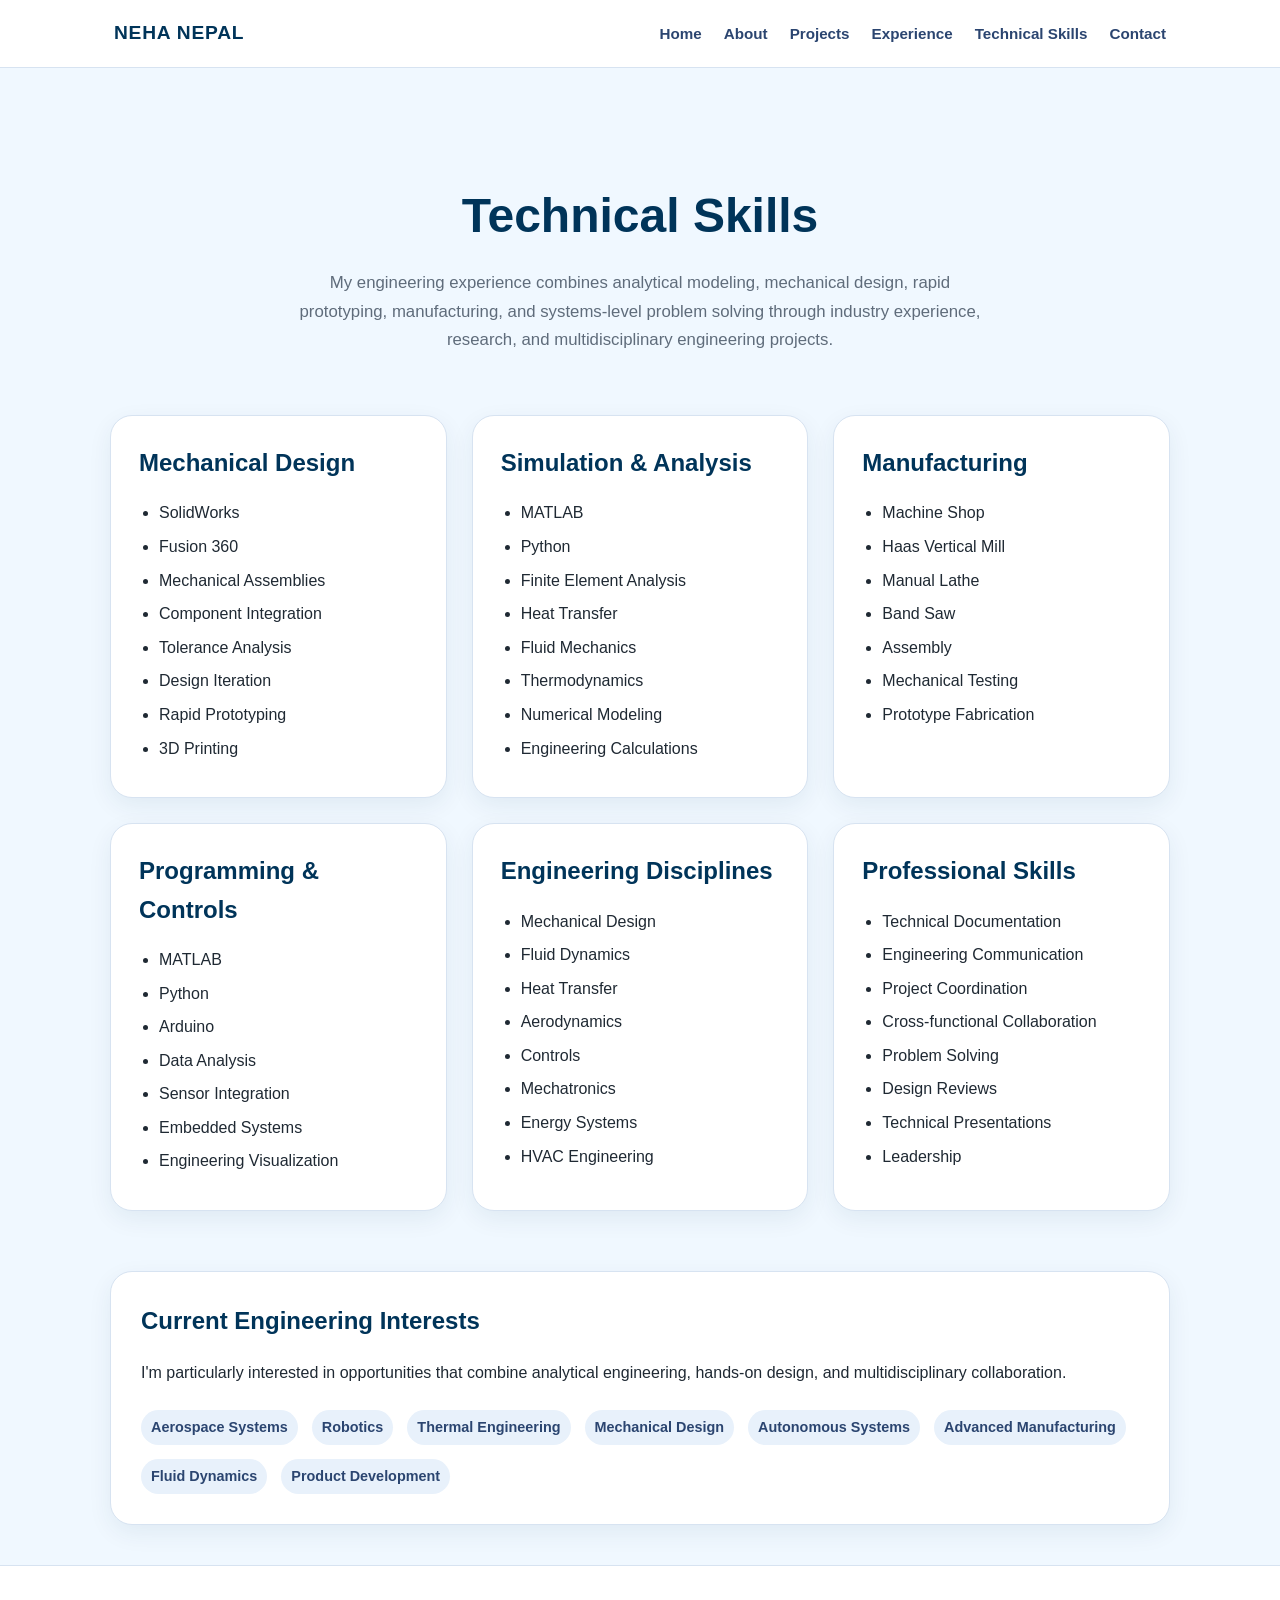
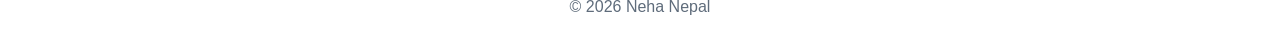
<file: skills.html>
<!DOCTYPE html>
<html lang="en">

<head>

<meta charset="UTF-8">
<meta name="viewport" content="width=device-width, initial-scale=1.0">

<title>Technical Skills | Neha Nepal</title>

<link rel="stylesheet" href="styles.css">
<style>

.hero{
    max-width:900px;
    margin:auto;
    text-align:center;
    padding:70px 20px 40px;
}

.hero h1{
    font-size:3rem;
    color:var(--navy);
    margin-bottom:15px;
}

.hero p{
    font-size:1.05rem;
    color:var(--muted);
    max-width:700px;
    margin:auto;
    line-height:1.7;
}

.skills-grid{
    max-width:1100px;
    margin:auto;
    display:grid;
    grid-template-columns:repeat(auto-fit,minmax(300px,1fr));
    gap:25px;
    padding:20px;
}

.card{
    padding:28px;
}

.card h2{
    color:var(--navy);
    margin-top:0;
    margin-bottom:18px;
}

.card ul{
    margin:0;
    padding-left:20px;
}

.card li{
    margin-bottom:8px;
}

.interests{
    max-width:1100px;
    margin:40px auto;
    padding:0 20px;
}

.interests-card{
    padding:30px;
}

.interests-card h2{
    color:var(--navy);
    margin-top:0;
}

.badges{
    display:flex;
    flex-wrap:wrap;
    gap:10px;
    margin-top:20px;
}

.badge{
    font-size:.9rem;
}

@media(max-width:700px){

.hero h1{
font-size:2.5rem;
}

.skills-grid{
grid-template-columns:1fr;
}

}

</style>
</head>

<body>

<header>

<div class="nav-container">

<a class="logo" href="index.html">NEHA NEPAL</a>

<nav>

<ul>

<li><a href="index.html">Home</a></li>
<li><a href="about.html">About</a></li>

<li><a href="projects.html">Projects</a></li>

<li><a href="experience.html">Experience</a></li>

<li><a href="skills.html">Technical Skills</a></li>

  
<li><a href="contact.html">Contact</a></li>

</ul>

</nav>

</div>

</header>

<section class="hero">

<h1>Technical Skills</h1>

<p>

My engineering experience combines analytical modeling, mechanical design,

rapid prototyping, manufacturing, and systems-level problem solving through

industry experience, research, and multidisciplinary engineering projects.

</p>

</section>

<section class="skills-grid">

<div class="card">

<h2>Mechanical Design</h2>

<ul>

<li>SolidWorks</li>

<li>Fusion 360</li>

<li>Mechanical Assemblies</li>

<li>Component Integration</li>

<li>Tolerance Analysis</li>

<li>Design Iteration</li>

<li>Rapid Prototyping</li>

<li>3D Printing</li>

</ul>

</div>

<div class="card">

<h2>Simulation & Analysis</h2>

<ul>

<li>MATLAB</li>

<li>Python</li>

<li>Finite Element Analysis</li>

<li>Heat Transfer</li>

<li>Fluid Mechanics</li>

<li>Thermodynamics</li>

<li>Numerical Modeling</li>

<li>Engineering Calculations</li>

</ul>

</div>

<div class="card">

<h2>Manufacturing</h2>

<ul>

<li>Machine Shop</li>

<li>Haas Vertical Mill</li>

<li>Manual Lathe</li>

<li>Band Saw</li>

<li>Assembly</li>

<li>Mechanical Testing</li>

<li>Prototype Fabrication</li>

</ul>

</div>

<div class="card">

<h2>Programming & Controls</h2>

<ul>

<li>MATLAB</li>

<li>Python</li>

<li>Arduino</li>

<li>Data Analysis</li>

<li>Sensor Integration</li>

<li>Embedded Systems</li>

<li>Engineering Visualization</li>

</ul>

</div>

<div class="card">

<h2>Engineering Disciplines</h2>

<ul>

<li>Mechanical Design</li>

<li>Fluid Dynamics</li>

<li>Heat Transfer</li>

<li>Aerodynamics</li>

<li>Controls</li>

<li>Mechatronics</li>

<li>Energy Systems</li>

<li>HVAC Engineering</li>

</ul>

</div>

<div class="card">

<h2>Professional Skills</h2>

<ul>

<li>Technical Documentation</li>

<li>Engineering Communication</li>

<li>Project Coordination</li>

<li>Cross-functional Collaboration</li>

<li>Problem Solving</li>

<li>Design Reviews</li>

<li>Technical Presentations</li>

<li>Leadership</li>

</ul>

</div>

</section>

<section class="interests">

<div class="interests-card">

<h2 style="color:#003459;">Current Engineering Interests</h2>

<p>

I'm particularly interested in opportunities that combine analytical engineering,

hands-on design, and multidisciplinary collaboration.

</p>

<div class="badges">

<div class="badge">Aerospace Systems</div>

<div class="badge">Robotics</div>

<div class="badge">Thermal Engineering</div>

<div class="badge">Mechanical Design</div>

<div class="badge">Autonomous Systems</div>

<div class="badge">Advanced Manufacturing</div>

<div class="badge">Fluid Dynamics</div>

<div class="badge">Product Development</div>

</div>

</div>

</section>

<footer>

© 2026 Neha Nepal

</footer>

</body>

</html>
</file>
<file: styles.css>
:root {
  --navy: #003459;
  --blue: #2B4570;
  --soft-blue: #f0f8ff;
  --text: #1f2933;
  --muted: #5f6c7b;
  --accent: #7180AC;
  --border: #d7e3f1;
}

* {
  box-sizing: border-box;
}

body {
  margin: 0;
  font-family: Arial, Helvetica, sans-serif;
  background: var(--soft-blue);
  color: var(--text);
  line-height: 1.6;
}

a {
  color: var(--blue);
  text-decoration: none;
  font-weight: 700;
}

a:hover {
  color: var(--accent);
  text-decoration: none;
}

header {
  background: white;
  border-bottom: 1px solid var(--border);
  position: sticky;
  top: 0;
  z-index: 1000;
}

.nav-container {
  max-width: 1100px;
  margin: 0 auto;
  padding: 18px 24px;
  display: flex;
  justify-content: space-between;
  align-items: center;
  gap: 20px;
}

.logo {
  font-size: 1.2rem;
  font-weight: 800;
  color: var(--navy);
  letter-spacing: 0.04em;
}

nav ul {
  list-style: none;
  display: flex;
  gap: 22px;
  padding: 0;
  margin: 0;
  flex-wrap: wrap;
}

nav a {
  font-size: 0.95rem;
}

.button {
  display: inline-block;
  padding: 12px 20px;
  border-radius: 999px;
  background: var(--navy);
  color: white;
  font-weight: 700;
  border: 2px solid var(--navy);
}

.button:hover {
  background: var(--blue);
  color: white;
}

.button.secondary {
  background: transparent;
  color: var(--navy);
}

.button.secondary:hover {
  background: white;
  color: var(--blue);
}

.card,
.section,
.block,
.about-box,
.interests-card {
  background: white;
  border: 1px solid var(--border);
  border-radius: 22px;
  box-shadow: 0 8px 24px rgba(0, 52, 89, 0.07);
}

.tag,
.badge {
  display: inline-block;
  font-size: 0.8rem;
  background: #e8f1fb;
  color: var(--blue);
  padding: 6px 10px;
  border-radius: 999px;
  margin: 4px 4px 0 0;
  font-weight: 700;
}

footer {
  background: white;
  border-top: 1px solid var(--border);
  text-align: center;
  padding: 28px 20px;
  color: var(--muted);
  margin-top: 40px;
}

@media (max-width: 850px) {
  .nav-container {
    flex-direction: column;
  }

  nav ul {
    justify-content: center;
  }
}
</file>
